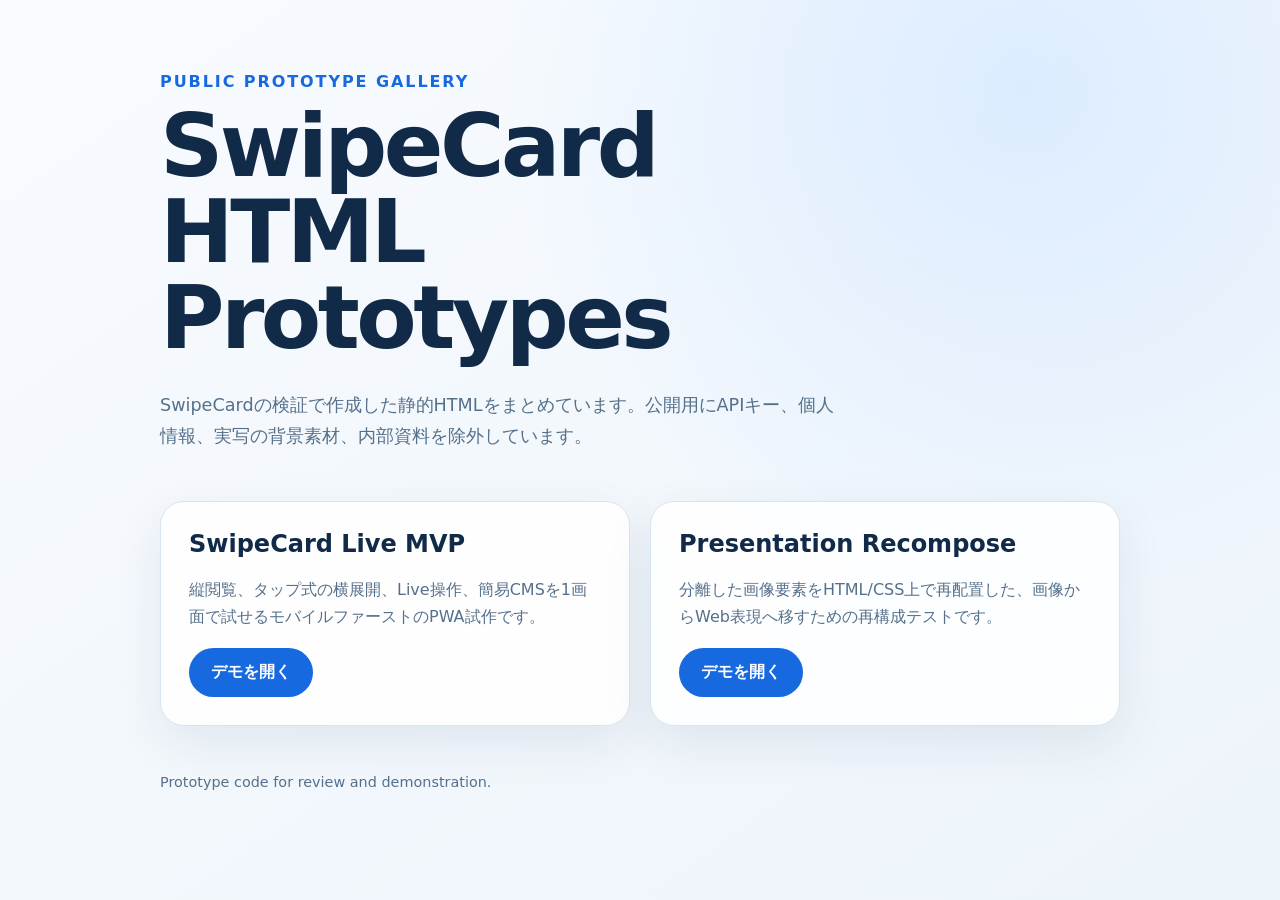
<file: index.html>
<!doctype html>
<html lang="ja">
<head>
  <meta charset="utf-8">
  <meta name="viewport" content="width=device-width, initial-scale=1">
  <meta name="description" content="SwipeCardで作成したHTMLプロトタイプの公開一覧です。">
  <title>SwipeCard HTML Prototypes</title>
  <style>
    :root {
      color-scheme: light;
      --ink: #102a47;
      --muted: #55708b;
      --line: #d8e4ee;
      --accent: #1769e0;
      --surface: rgba(255, 255, 255, .9);
    }
    * { box-sizing: border-box; }
    body {
      margin: 0;
      min-height: 100vh;
      font-family: system-ui, -apple-system, BlinkMacSystemFont, "Segoe UI", sans-serif;
      color: var(--ink);
      background:
        radial-gradient(circle at 80% 10%, #dcecff 0, transparent 32rem),
        linear-gradient(145deg, #f8fbff, #edf4fa);
    }
    main {
      width: min(960px, calc(100% - 32px));
      margin: 0 auto;
      padding: 72px 0;
    }
    .eyebrow {
      margin: 0 0 12px;
      color: var(--accent);
      font-weight: 800;
      letter-spacing: .12em;
      text-transform: uppercase;
    }
    h1 {
      max-width: 760px;
      margin: 0;
      font-size: clamp(2.4rem, 8vw, 5.5rem);
      line-height: .98;
      letter-spacing: -.04em;
    }
    .lead {
      max-width: 680px;
      margin: 28px 0 48px;
      color: var(--muted);
      font-size: 1.1rem;
      line-height: 1.8;
    }
    .grid {
      display: grid;
      grid-template-columns: repeat(auto-fit, minmax(270px, 1fr));
      gap: 20px;
    }
    article {
      display: grid;
      gap: 18px;
      padding: 28px;
      border: 1px solid var(--line);
      border-radius: 24px;
      background: var(--surface);
      box-shadow: 0 18px 50px rgba(16, 42, 71, .08);
    }
    article h2, article p { margin: 0; }
    article p { color: var(--muted); line-height: 1.7; }
    a {
      justify-self: start;
      padding: 14px 22px;
      border-radius: 999px;
      color: #fff;
      background: var(--accent);
      font-weight: 800;
      text-decoration: none;
    }
    a:hover, a:focus-visible { background: #0f54b8; }
    footer {
      margin-top: 48px;
      color: var(--muted);
      font-size: .9rem;
    }
  </style>
</head>
<body>
  <main>
    <p class="eyebrow">Public prototype gallery</p>
    <h1>SwipeCard HTML Prototypes</h1>
    <p class="lead">SwipeCardの検証で作成した静的HTMLをまとめています。公開用にAPIキー、個人情報、実写の背景素材、内部資料を除外しています。</p>
    <section class="grid" aria-label="HTMLプロトタイプ一覧">
      <article>
        <h2>SwipeCard Live MVP</h2>
        <p>縦閲覧、タップ式の横展開、Live操作、簡易CMSを1画面で試せるモバイルファーストのPWA試作です。</p>
        <a href="./demos/swipecard-live/">デモを開く</a>
      </article>
      <article>
        <h2>Presentation Recompose</h2>
        <p>分離した画像要素をHTML/CSS上で再配置した、画像からWeb表現へ移すための再構成テストです。</p>
        <a href="./demos/presen02-recompose/">デモを開く</a>
      </article>
    </section>
    <footer>Prototype code for review and demonstration.</footer>
  </main>
</body>
</html>
</file>
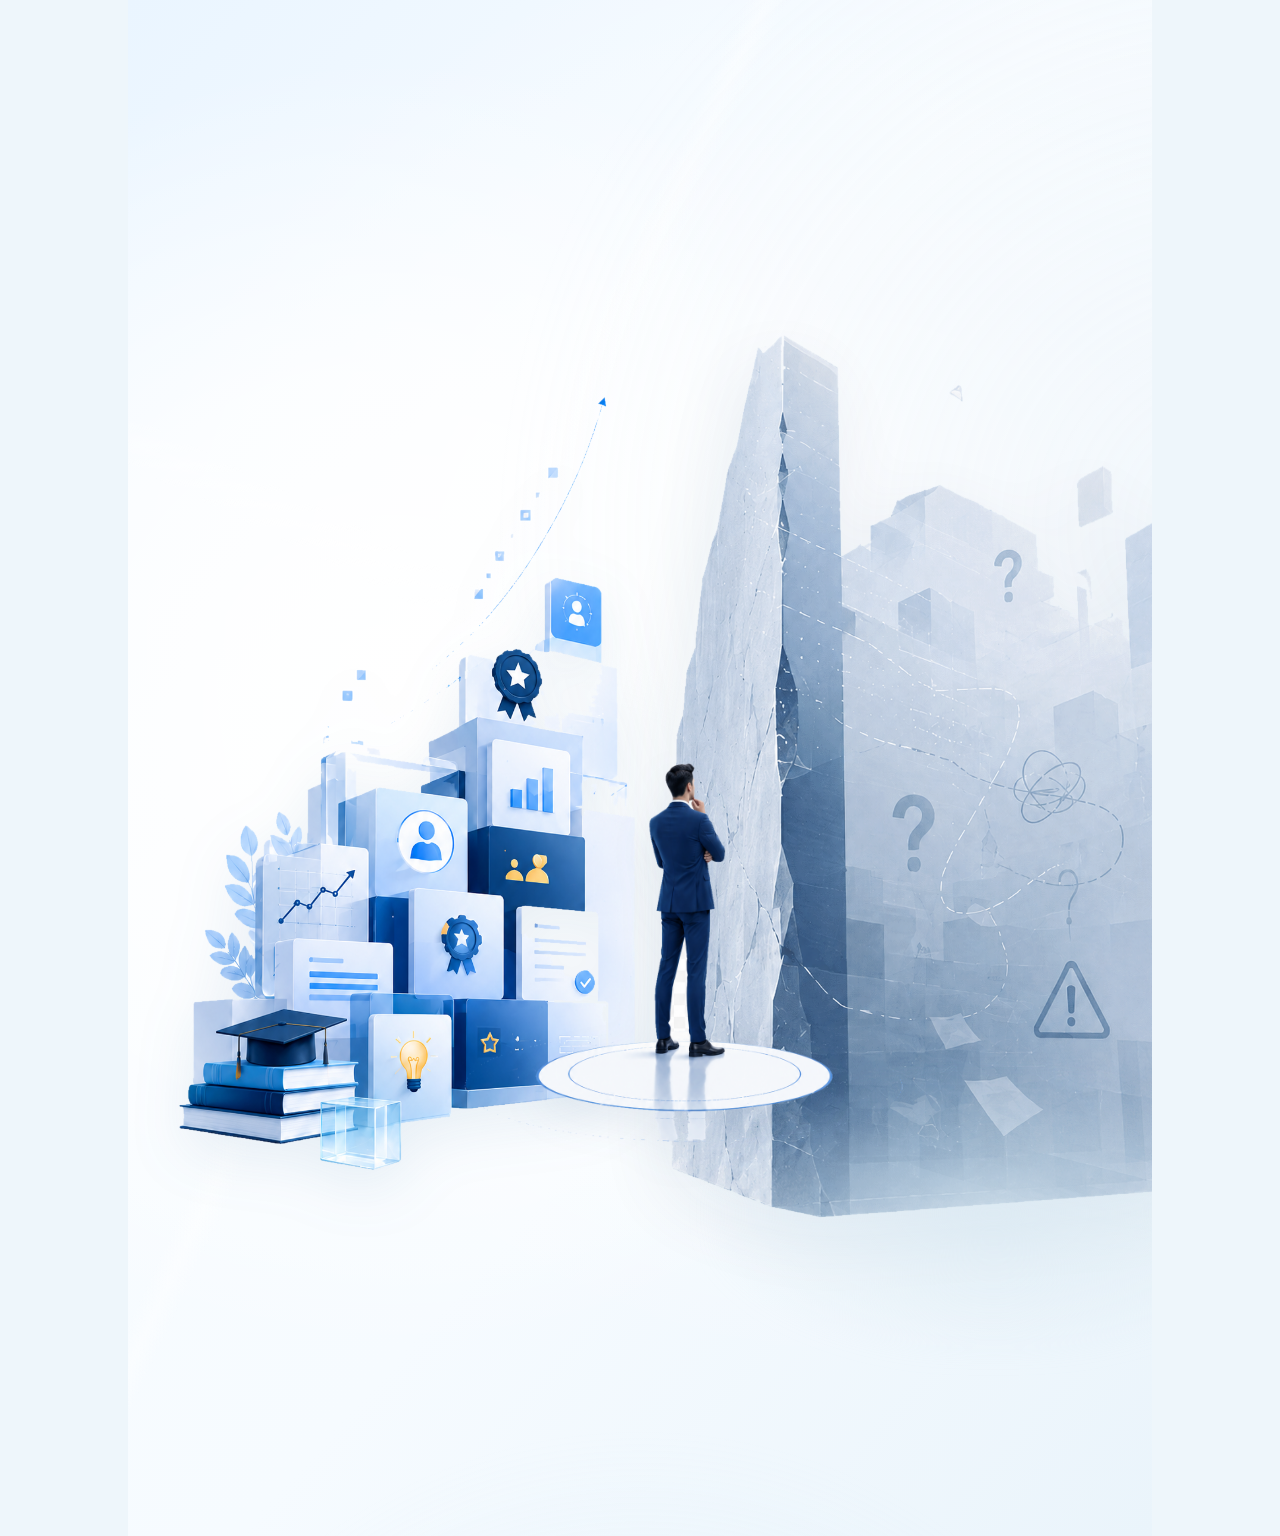
<file: demos/presen02-recompose/index.html>
<!doctype html>
<html lang="ja">
<head>
  <meta charset="utf-8" />
  <meta name="viewport" content="width=device-width, initial-scale=1" />
  <title>presen02 reconstructed layout</title>
  <style>
    :root {
      --bg-lightest: #f8fcff;
      --bg-blue: #edf7ff;
      --bg-shadow: #dbeaf6;
    }

    * { box-sizing: border-box; }

    body {
      margin: 0;
      min-height: 100vh;
      display: grid;
      place-items: center;
      background: #eef6fb;
      font-family: system-ui, -apple-system, BlinkMacSystemFont, "Segoe UI", sans-serif;
    }

    .stage {
      position: relative;
      width: min(100vw, 1024px);
      aspect-ratio: 2 / 3;
      overflow: hidden;
      background:
        radial-gradient(circle at 26% 46%, rgba(255,255,255,0.98) 0%, rgba(255,255,255,0.72) 30%, rgba(255,255,255,0) 58%),
        radial-gradient(circle at 70% 42%, rgba(255,255,255,0.92) 0%, rgba(255,255,255,0.42) 34%, rgba(255,255,255,0) 64%),
        linear-gradient(132deg, #eaf5ff 0%, var(--bg-lightest) 39%, #f6fbff 62%, #eaf4fb 100%);
      isolation: isolate;
    }

    .stage::before,
    .stage::after {
      content: "";
      position: absolute;
      inset: -8% -12%;
      pointer-events: none;
      z-index: 0;
      opacity: .52;
      background:
        radial-gradient(80% 60% at 50% 120%, rgba(216,235,249,.75) 0%, rgba(216,235,249,0) 55%),
        linear-gradient(115deg, transparent 0 38%, rgba(255,255,255,.75) 39%, transparent 40% 100%);
    }

    .stage::after {
      opacity: .38;
      transform: rotate(-8deg) scale(1.08);
      background:
        radial-gradient(100% 70% at 96% 42%, rgba(218,232,244,.68) 0%, rgba(218,232,244,0) 55%),
        linear-gradient(34deg, transparent 0 52%, rgba(255,255,255,.55) 53%, transparent 54% 100%);
    }

    .element {
      position: absolute;
      height: auto;
      object-fit: contain;
      pointer-events: none;
      user-select: none;
      z-index: 1;
    }

    .left-block {
      left: 4.5%;
      top: 25.5%;
      width: 45.5%;
      z-index: 2;
      filter: drop-shadow(0 18px 28px rgba(50, 106, 160, .10));
    }

    .person-ring {
      left: 32.5%;
      top: 49.5%;
      width: 43.5%;
      z-index: 4;
      filter: drop-shadow(0 15px 20px rgba(48, 92, 130, .08));
    }

    .right-block {
      right: -4.5%;
      top: 21.5%;
      width: 52%;
      z-index: 1;
      opacity: .92;
      filter: drop-shadow(-10px 22px 36px rgba(70, 103, 133, .10));
    }

    .mist {
      position: absolute;
      right: -12%;
      bottom: 12%;
      width: 55%;
      height: 18%;
      z-index: 3;
      background: radial-gradient(ellipse at center, rgba(216,232,242,.72) 0%, rgba(216,232,242,.38) 38%, rgba(216,232,242,0) 74%);
      filter: blur(14px);
      pointer-events: none;
    }

    @media (max-width: 700px) {
      .stage { width: 100vw; }
      .left-block { left: 2.5%; width: 48%; }
      .person-ring { left: 31%; width: 45%; }
      .right-block { right: -10%; width: 58%; }
    }
  </style>
</head>
<body>
  <main class="stage" aria-label="左ブロック、人と足元リング、右ブロックを再構成したビジュアル">
    <img class="element left-block" src="assets/left_block.png" alt="左側の成長ブロック" />
    <img class="element right-block" src="assets/right_block.png" alt="右側の課題ブロック" />
    <img class="element person-ring" src="assets/center_person_ring.png" alt="考え込む人物と足元リング" />
    <div class="mist" aria-hidden="true"></div>
  </main>
</body>
</html>
</file>
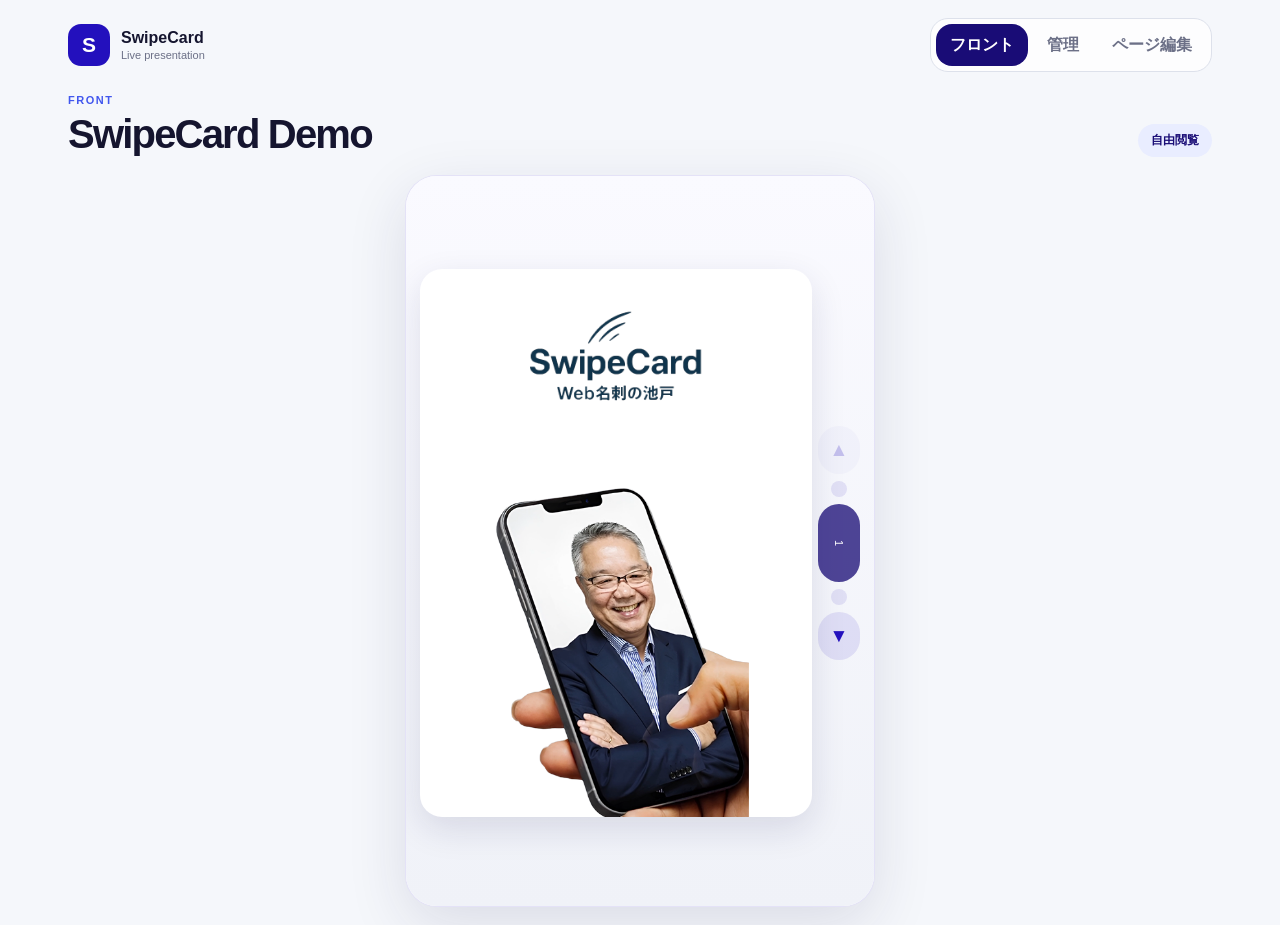
<file: demos/swipecard-live/index.html>
<!doctype html>
<html lang="ja">
<head>
    <meta charset="utf-8">
    <meta name="viewport" content="width=device-width, initial-scale=1, viewport-fit=cover">
    <meta name="theme-color" content="#1d1660">
    <title>SwipeCard Live</title>
    <meta name="description" content="対面プレゼン用SwipeCardの閲覧・Live操作・簡易CMSです。">
    <link rel="icon" type="image/png" href="assets/media/ikedo_keitai.png">
    <link rel="manifest" href="manifest.webmanifest">
    <link rel="stylesheet" href="index.css">
</head>
<body>
    <div class="app-shell">
        <header class="app-header">
            <a class="brand" href="./" aria-label="SwipeCard Live ホーム">
                <span class="brand-mark">S</span>
                <span>
                    <strong>SwipeCard</strong>
                    <small>Live presentation</small>
                </span>
            </a>
            <nav class="mode-tabs" aria-label="画面切り替え">
                <button class="mode-tab active" type="button" data-view="preview">フロント</button>
                <button class="mode-tab" type="button" data-view="admin">管理</button>
                <button class="mode-tab" type="button" data-view="editor">ページ編集</button>
            </nav>
        </header>

        <main>
            <section id="previewView" class="app-view">
                <div class="view-heading">
                    <div>
                        <p class="eyebrow">FRONT</p>
                        <h1 id="deckTitleLabel">SwipeCard Demo</h1>
                    </div>
                    <span id="liveStatusLabel" class="status-pill">自由閲覧</span>
                </div>
                <div class="front-stage">
                    <div id="deckViewport" class="deck-viewport" tabindex="0" aria-label="SwipeCardページ"></div>
                </div>
            </section>

            <section id="adminView" class="app-view" hidden>
                <div class="view-heading">
                    <div>
                        <p class="eyebrow">PRESENTER</p>
                        <h1>管理画面</h1>
                    </div>
                    <span id="adminLiveStatus" class="status-pill">待機中</span>
                </div>

                <div class="admin-layout">
                    <section class="surface admin-summary">
                        <div class="section-title-row">
                            <div>
                                <p class="section-kicker">現在のページ</p>
                                <h2 id="adminPageTitle">ページタイトル</h2>
                            </div>
                            <span id="adminPageLabel" class="page-badge">1</span>
                        </div>
                        <div id="adminPreview" class="admin-preview" aria-label="現在ページのサムネイル"></div>
                        <div class="live-actions">
                            <button id="startLiveButton" class="primary-action" type="button">Live開始</button>
                            <button id="endLiveButton" type="button">Live終了</button>
                        </div>
                    </section>

                    <section class="surface page-map-card">
                        <div class="section-title-row">
                            <div>
                                <p class="section-kicker">DECK MAP</p>
                                <h2>ページ構成</h2>
                            </div>
                            <span id="structureSummary" class="structure-summary">縦4 × 横2</span>
                        </div>
                        <p class="panel-help">縦がストーリーの本線、横が各ページの補足です。ページをタップすると表示を切り替えます。</p>
                        <div id="adminPageGrid" class="admin-page-grid"></div>
                    </section>

                    <section class="admin-footer-actions">
                        <button id="openEditorButton" class="primary-action large-action" type="button">ページ編集</button>
                        <button id="showQrButton" class="dark-action large-action" type="button">QRコード表示</button>
                    </section>
                </div>
            </section>

            <section id="editorView" class="app-view" hidden>
                <div class="view-heading">
                    <div>
                        <p class="eyebrow">EDITOR</p>
                        <h1>ページ編集</h1>
                    </div>
                    <button id="backToAdminButton" class="quiet-action" type="button">管理画面へ</button>
                </div>

                <div class="editor-layout">
                    <aside class="editor-sidebar">
                        <section class="surface structure-card">
                            <p class="section-kicker">DECK STRUCTURE</p>
                            <h2>ページ構成</h2>
                            <div class="structure-inputs">
                                <label>
                                    <span>縦</span>
                                    <input id="verticalRowsInput" type="number" min="1" max="12" inputmode="numeric">
                                    <span>行</span>
                                </label>
                                <label>
                                    <span>横</span>
                                    <input id="horizontalColumnsInput" type="number" min="1" max="6" inputmode="numeric">
                                    <span>列</span>
                                </label>
                            </div>
                            <label class="check-field edge-row-setting">
                                <input id="edgeRowsSingleInput" type="checkbox">
                                先頭・最終行は横展開なし
                            </label>
                            <button id="applyStructureButton" class="dark-action" type="button">構成を反映</button>
                            <p class="field-note">数を減らすと範囲外のページは削除されます。</p>
                        </section>

                        <section class="surface editor-preview-card">
                            <p class="section-kicker">PREVIEW</p>
                            <div id="editorPreview" class="editor-preview"></div>
                        </section>
                    </aside>

                    <section class="surface cms-card">
                        <div class="section-title-row">
                            <div>
                                <p class="section-kicker">LITE CMS</p>
                                <h2>ページ内容</h2>
                            </div>
                            <button id="resetDemoButton" class="quiet-action compact-action" type="button">初期状態へ</button>
                        </div>

                        <label>
                            編集ページ
                            <select id="cmsPageSelect"></select>
                        </label>

                        <div class="inline-fields">
                            <label>
                                縦位置
                                <input id="cmsGroupInput" type="number" min="1" readonly>
                            </label>
                            <label>
                                横位置
                                <input id="cmsColumnInput" type="number" min="1" readonly>
                            </label>
                        </div>

                        <label>
                            ページ比率
                            <select id="cmsAspectInput">
                                <option value="5:7">基本 5:7</option>
                                <option value="9:16">縦動画 9:16</option>
                            </select>
                        </label>

                        <label>
                            登録済み背景画像
                            <select id="cmsBackgroundSelect"></select>
                        </label>
                        <label>
                            背景画像URL
                            <input id="cmsBackgroundInput" type="text" placeholder="assets/backgrounds/page-01.webp">
                        </label>

                        <div class="text-field-block">
                            <div class="field-heading">
                                <label for="cmsTitleInput">title</label>
                                <label class="size-field">文字 <input id="cmsTitleSizeInput" type="number" min="18" max="180"> px</label>
                            </div>
                            <textarea id="cmsTitleInput" rows="2" placeholder="タイトル"></textarea>
                        </div>

                        <div class="text-field-block">
                            <div class="field-heading">
                                <label for="cmsBodyInput">body（本文）</label>
                                <label class="size-field">文字 <input id="cmsBodySizeInput" type="number" min="12" max="120"> px</label>
                            </div>
                            <textarea id="cmsBodyInput" rows="5" placeholder="本文"></textarea>
                        </div>

                        <div class="text-field-block">
                            <div class="field-heading">
                                <label for="cmsBandInput">band</label>
                                <label class="size-field">文字 <input id="cmsBandSizeInput" type="number" min="12" max="120"> px</label>
                            </div>
                            <textarea id="cmsBandInput" rows="3" placeholder="強調文"></textarea>
                        </div>

                        <div class="text-field-block">
                            <div class="field-heading">
                                <label for="cmsMemoInput">memo</label>
                                <label class="size-field">文字 <input id="cmsMemoSizeInput" type="number" min="12" max="120"> px</label>
                            </div>
                            <textarea id="cmsMemoInput" rows="3" placeholder="ページ下部のメモ"></textarea>
                        </div>

                        <fieldset class="cta-fieldset">
                            <legend>CTA（テキスト4枠とは別設定）</legend>
                            <label class="check-field">
                                <input id="cmsCtaEnabledInput" type="checkbox">
                                CTAを表示する
                            </label>
                            <div class="inline-fields">
                                <label>
                                    CTAラベル
                                    <input id="cmsCtaLabelInput" type="text">
                                </label>
                                <label>
                                    CTA URL
                                    <input id="cmsCtaUrlInput" type="url">
                                </label>
                            </div>
                        </fieldset>

                        <button id="saveCmsButton" class="primary-action save-action" type="button">このページを保存</button>
                    </section>
                </div>
            </section>
        </main>
    </div>

    <dialog id="qrDialog" class="qr-dialog">
        <button id="closeQrButton" class="dialog-close" type="button" aria-label="閉じる">×</button>
        <p class="section-kicker">SHARE</p>
        <h2>閲覧用QRコード</h2>
        <div id="qrCode" class="qr-code" aria-label="閲覧URLのQRコード"></div>
        <code id="viewerUrlText"></code>
    </dialog>

    <script src="vendor/qrcode-generator/qrcode.js"></script>
    <script src="main.js"></script>
</body>
</html>
</file>
<file: demos/swipecard-live/index.css>
:root {
    color-scheme: light;
    --canvas: #f5f7fb;
    --surface: #ffffff;
    --surface-soft: #f1f3f8;
    --preview: #fff4bd;
    --ink: #15152f;
    --muted: #6c7087;
    --line: #dde1eb;
    --indigo: #2310bd;
    --indigo-dark: #190c76;
    --blue: #4257ee;
    --blue-soft: #e9edff;
    --danger: #b42318;
    --shadow: 0 18px 60px rgba(31, 29, 85, 0.12);
    --radius-lg: 28px;
    --radius-md: 20px;
    font-family: -apple-system, BlinkMacSystemFont, "Hiragino Sans", "Hiragino Kaku Gothic ProN", "Noto Sans JP", sans-serif;
}

* {
    box-sizing: border-box;
}

html,
body {
    margin: 0;
    min-height: 100%;
    background: var(--canvas);
    color: var(--ink);
}

body {
    min-width: 320px;
}

button,
input,
textarea,
select {
    font: inherit;
}

button {
    border: 0;
    border-radius: 16px;
    min-height: 48px;
    padding: 12px 18px;
    background: #e9ecf3;
    color: var(--ink);
    font-weight: 800;
    cursor: pointer;
}

button:active {
    transform: translateY(1px);
}

button:focus-visible,
input:focus-visible,
textarea:focus-visible,
select:focus-visible,
a:focus-visible {
    outline: 3px solid rgba(66, 87, 238, 0.32);
    outline-offset: 2px;
}

h1,
h2,
h3,
p {
    margin-top: 0;
}

.app-shell {
    width: min(1180px, 100%);
    margin: 0 auto;
    padding: 18px;
}

.app-header {
    display: flex;
    align-items: center;
    justify-content: space-between;
    gap: 20px;
    margin-bottom: 22px;
}

.brand {
    display: inline-flex;
    align-items: center;
    gap: 11px;
    color: var(--ink);
    text-decoration: none;
}

.brand-mark {
    display: grid;
    width: 42px;
    aspect-ratio: 1;
    place-items: center;
    border-radius: 13px;
    background: var(--indigo);
    color: #fff;
    font-size: 21px;
    font-weight: 900;
}

.brand strong,
.brand small {
    display: block;
}

.brand small {
    margin-top: 2px;
    color: var(--muted);
    font-size: 11px;
}

.mode-tabs {
    display: flex;
    gap: 5px;
    padding: 5px;
    border: 1px solid var(--line);
    border-radius: 18px;
    background: rgba(255, 255, 255, 0.82);
}

.mode-tab {
    min-height: 42px;
    padding: 9px 14px;
    background: transparent;
    color: var(--muted);
}

.mode-tab.active {
    background: var(--indigo-dark);
    color: #fff;
}

.app-view[hidden] {
    display: none;
}

.view-heading {
    display: flex;
    align-items: end;
    justify-content: space-between;
    gap: 18px;
    margin-bottom: 18px;
}

.view-heading h1 {
    margin-bottom: 0;
    font-size: clamp(26px, 4vw, 40px);
    letter-spacing: -0.045em;
}

.eyebrow,
.section-kicker {
    margin-bottom: 6px;
    color: var(--blue);
    font-size: 11px;
    font-weight: 900;
    letter-spacing: 0.14em;
}

.status-pill,
.page-badge,
.structure-summary {
    flex: 0 0 auto;
    border-radius: 999px;
    padding: 8px 13px;
    background: var(--blue-soft);
    color: var(--indigo-dark);
    font-size: 12px;
    font-weight: 900;
}

.status-pill.live {
    background: #dc2626;
    color: #fff;
}

.front-stage {
    width: min(470px, 100%);
    margin: 0 auto;
    overflow: hidden;
    border: 1px solid rgba(35, 16, 189, 0.12);
    border-radius: 32px;
    background: #fff;
    box-shadow: var(--shadow);
}

.deck-viewport {
    height: min(790px, calc(100svh - 170px));
    min-height: 600px;
    overflow-y: auto;
    scroll-snap-type: y mandatory;
    scroll-behavior: smooth;
    overscroll-behavior-y: contain;
    background: linear-gradient(180deg, #fafaff, #f0f2f8);
}

.deck-viewport::-webkit-scrollbar {
    display: none;
}

.deck-row {
    display: grid;
    min-height: 100%;
    padding: 22px 14px 18px;
    scroll-snap-align: start;
    scroll-snap-stop: always;
    touch-action: pan-y;
}

.deck-row.horizontal-detail {
    touch-action: none;
}

.page-layout {
    position: relative;
    display: grid;
    align-content: center;
    min-width: 0;
    padding-right: 48px;
}

.page-layout.no-vertical {
    padding-right: 0;
}

.deck-card {
    position: relative;
    width: 100%;
    aspect-ratio: 5 / 7;
    overflow: hidden;
    border-radius: 22px;
    background:
        radial-gradient(circle at 84% 14%, rgba(255,255,255,.82), transparent 34%),
        var(--preview);
    background-position: center;
    background-size: cover;
    box-shadow: 0 12px 35px rgba(28, 21, 82, 0.12);
}

.deck-card.aspect-9-16 {
    aspect-ratio: 9 / 16;
}

.deck-card.has-bg::before {
    content: "";
    position: absolute;
    inset: 0;
    background: linear-gradient(180deg, rgba(255,255,255,.08), rgba(10,13,42,.08));
    pointer-events: none;
}

.deck-copy {
    position: absolute;
    z-index: 1;
    inset: 0;
    display: flex;
    flex-direction: column;
    align-items: center;
    padding: 9% 7% 7%;
    text-align: center;
}

.deck-title {
    max-width: 94%;
    margin: 0 0 5%;
    color: #142b4a;
    font-weight: 900;
    line-height: 1.06;
    letter-spacing: -0.055em;
    white-space: pre-line;
}

.deck-body {
    max-width: 92%;
    margin: 0 0 5%;
    color: #32445b;
    font-weight: 700;
    line-height: 1.52;
    white-space: pre-line;
}

.deck-band {
    max-width: 94%;
    margin: 0;
    color: #172e4d;
    font-weight: 900;
    line-height: 1.34;
    white-space: pre-line;
}

.cta-link {
    display: inline-grid;
    min-height: 40px;
    margin-top: 4%;
    padding: 0 24px;
    place-items: center;
    border-radius: 999px;
    background: var(--blue);
    color: #fff;
    font-weight: 900;
    text-decoration: none;
    box-shadow: 0 10px 24px rgba(66, 87, 238, 0.28);
}

.deck-memo {
    width: 94%;
    margin-top: auto;
    border-radius: 18px;
    padding: 4% 5%;
    background: rgba(25, 12, 118, 0.94);
    color: #fff;
    font-weight: 900;
    line-height: 1.35;
    white-space: pre-line;
}

.hero-media-page,
.contact-page {
    background: #fff;
}

.hero-media-inner {
    position: absolute;
    inset: 0;
    display: flex;
    flex-direction: column;
    align-items: center;
    padding: 8% 6% 0;
}

.special-page-logo {
    display: block;
    width: min(62%, 210px);
    height: auto;
    object-fit: contain;
}

.hero-person-image {
    width: 96%;
    height: auto;
    margin-top: auto;
    object-fit: contain;
}

.contact-page-inner {
    position: absolute;
    inset: 0;
    display: flex;
    flex-direction: column;
    align-items: center;
    justify-content: center;
    gap: 4%;
    padding: 8% 7%;
    text-align: center;
}

.contact-page-inner h2 {
    margin: 0;
    color: #111;
    font-size: 21px;
    line-height: 1.5;
    letter-spacing: -0.03em;
}

.contact-page-inner > p {
    margin: 0;
    color: #4b5563;
    font-size: 13px;
    line-height: 1.75;
}

.contact-actions {
    display: grid;
    width: 90%;
    gap: 9px;
}

.contact-actions a {
    display: grid;
    min-height: 42px;
    place-items: center;
    border: 2px solid var(--blue);
    border-radius: 999px;
    font-size: 14px;
    font-weight: 800;
    text-decoration: none;
}

.contact-primary {
    background: var(--blue);
    color: #fff;
}

.contact-secondary {
    background: #fff;
    color: var(--blue);
}

.contact-socials {
    display: flex;
    justify-content: center;
    gap: 7px;
    width: 100%;
}

.contact-social {
    display: grid;
    width: 36px;
    height: 36px;
    min-height: 36px;
    padding: 7px;
    place-items: center;
    border-radius: 50%;
    background: #fff;
    box-shadow: 0 5px 16px rgba(15, 23, 42, 0.14);
}

.contact-social img {
    display: block;
    width: 100%;
    max-height: 100%;
    object-fit: contain;
}

.contact-qr-button {
    border: 0;
    cursor: pointer;
}

.vertical-nav {
    position: absolute;
    top: 50%;
    right: 0;
    display: grid;
    gap: 7px;
    justify-items: center;
    transform: translateY(-50%);
}

.nav-arrow,
.nav-current,
.nav-dot {
    display: grid;
    place-items: center;
    min-width: 0;
    padding: 0;
    border-radius: 999px;
}

.nav-arrow {
    width: 42px;
    height: 42px;
    background: rgba(35, 16, 189, 0.1);
    color: var(--indigo);
    font-size: 19px;
}

.nav-arrow:disabled {
    opacity: 0.24;
    cursor: default;
}

.nav-current {
    width: 42px;
    min-height: 78px;
    padding: 8px 4px;
    background: rgba(25, 12, 118, 0.76);
    color: #fff;
    font-size: 11px;
    writing-mode: vertical-rl;
}

.horizontal-nav {
    display: flex;
    align-items: center;
    justify-content: center;
    gap: 8px;
    min-height: 50px;
    margin-top: 10px;
}

.horizontal-nav .nav-arrow {
    width: 44px;
    height: 44px;
}

.horizontal-nav .nav-current {
    width: 88px;
    min-height: 40px;
    writing-mode: horizontal-tb;
}

.nav-dot {
    width: 16px;
    height: 16px;
    background: rgba(35, 16, 189, 0.1);
}

.surface {
    border: 1px solid var(--line);
    border-radius: var(--radius-lg);
    background: var(--surface);
    box-shadow: 0 12px 42px rgba(31, 29, 85, 0.07);
}

.admin-layout {
    display: grid;
    grid-template-columns: minmax(280px, 0.9fr) minmax(360px, 1.1fr);
    gap: 18px;
    align-items: start;
}

.admin-summary,
.page-map-card,
.structure-card,
.editor-preview-card,
.cms-card {
    padding: 22px;
}

.section-title-row {
    display: flex;
    align-items: start;
    justify-content: space-between;
    gap: 14px;
}

.section-title-row h2,
.structure-card h2 {
    margin-bottom: 0;
    font-size: 22px;
    letter-spacing: -0.035em;
}

.admin-preview,
.editor-preview {
    position: relative;
    display: grid;
    width: min(300px, 100%);
    aspect-ratio: 5 / 7;
    margin: 20px auto;
    overflow: hidden;
    place-items: center;
    border-radius: 22px;
    background: var(--preview);
    background-position: center;
    background-size: cover;
    box-shadow: inset 0 0 0 1px rgba(23, 20, 56, 0.08);
}

.admin-preview.aspect-9-16,
.editor-preview.aspect-9-16 {
    aspect-ratio: 9 / 16;
}

.mini-copy {
    position: absolute;
    inset: 0;
    display: flex;
    flex-direction: column;
    align-items: center;
    padding: 11% 8%;
    text-align: center;
}

.mini-copy strong {
    color: #142b4a;
    font-size: 22px;
    line-height: 1.12;
    white-space: pre-line;
}

.mini-copy span {
    margin-top: auto;
    border-radius: 14px;
    padding: 12px;
    background: rgba(25, 12, 118, 0.88);
    color: #fff;
    font-size: 12px;
    font-weight: 800;
    white-space: pre-line;
}

.mini-special-page {
    position: absolute;
    inset: 0;
    display: flex;
    flex-direction: column;
    align-items: center;
    padding: 9% 7% 0;
}

.mini-special-page > img:first-child {
    width: 62%;
    height: auto;
}

.mini-special-page .mini-person {
    width: 96%;
    margin-top: auto;
}

.mini-contact {
    justify-content: center;
    gap: 12%;
    padding-bottom: 9%;
}

.mini-contact strong {
    font-size: 17px;
    line-height: 1.5;
}

.mini-contact span {
    width: 88%;
    border-radius: 999px;
    padding: 11px;
    background: var(--blue);
    color: #fff;
    font-size: 12px;
    font-weight: 800;
}

.live-actions,
.admin-footer-actions {
    display: grid;
    grid-template-columns: repeat(2, minmax(0, 1fr));
    gap: 10px;
}

.primary-action {
    background: var(--blue);
    color: #fff;
}

.dark-action {
    background: var(--indigo);
    color: #fff;
}

.large-action {
    min-height: 62px;
    font-size: 17px;
}

.quiet-action {
    background: #eef0f5;
    color: var(--muted);
}

.compact-action {
    min-height: 38px;
    padding: 8px 12px;
    font-size: 12px;
}

.panel-help,
.field-note {
    color: var(--muted);
    font-size: 13px;
    line-height: 1.65;
}

.page-map-card {
    min-width: 0;
}

.admin-page-grid {
    display: grid;
    gap: 10px;
    margin-top: 18px;
    overflow-x: auto;
}

.page-map-row {
    display: grid;
    grid-template-columns: repeat(var(--row-columns, 1), minmax(82px, 1fr));
    gap: 10px;
}

.page-map-button {
    display: grid;
    min-height: 82px;
    align-content: space-between;
    gap: 10px;
    padding: 13px;
    border: 1px solid transparent;
    background: #eef0f5;
    text-align: left;
}

.page-map-button small {
    color: var(--muted);
    font-size: 10px;
}

.page-map-button.active {
    border-color: rgba(66, 87, 238, 0.45);
    background: var(--blue);
    color: #fff;
}

.page-map-button.active small {
    color: #e8ebff;
}

.admin-footer-actions {
    grid-column: 1 / -1;
}

.editor-layout {
    display: grid;
    grid-template-columns: minmax(260px, 0.72fr) minmax(440px, 1.28fr);
    gap: 18px;
    align-items: start;
}

.editor-sidebar {
    display: grid;
    gap: 18px;
}

.structure-inputs {
    display: grid;
    grid-template-columns: 1fr 1fr;
    gap: 10px;
    margin: 18px 0 12px;
}

.edge-row-setting {
    margin: 0 0 14px;
    padding: 11px 12px;
    border-radius: 14px;
    background: var(--blue-soft);
}

.structure-inputs label {
    display: grid;
    grid-template-columns: auto minmax(48px, 1fr) auto;
    align-items: center;
    gap: 8px;
    margin: 0;
    padding: 11px;
    border-radius: 16px;
    background: var(--surface-soft);
    color: var(--ink);
    font-size: 16px;
}

.structure-inputs input {
    padding: 9px 6px;
    text-align: center;
}

.cms-card > label,
.text-field-block,
.cta-fieldset {
    margin-top: 16px;
}

label {
    display: grid;
    gap: 7px;
    color: var(--muted);
    font-size: 12px;
    font-weight: 900;
}

input,
textarea,
select {
    width: 100%;
    border: 1px solid var(--line);
    border-radius: 13px;
    padding: 12px 13px;
    background: #fff;
    color: var(--ink);
}

input[readonly] {
    background: #f4f5f8;
    color: var(--muted);
}

textarea {
    resize: vertical;
    line-height: 1.55;
}

.inline-fields {
    display: grid;
    grid-template-columns: 1fr 1fr;
    gap: 12px;
    margin-top: 16px;
}

.text-field-block {
    padding: 14px;
    border: 1px solid var(--line);
    border-radius: 18px;
    background: #fafbfe;
}

.field-heading {
    display: flex;
    align-items: center;
    justify-content: space-between;
    gap: 12px;
    margin-bottom: 8px;
}

.field-heading > label {
    color: var(--ink);
    font-size: 13px;
}

.size-field {
    display: flex;
    grid-template-columns: none;
    align-items: center;
    gap: 6px;
    white-space: nowrap;
}

.size-field input {
    width: 70px;
    padding: 8px;
    text-align: center;
}

.cta-fieldset {
    border: 1px solid var(--line);
    border-radius: 18px;
    padding: 14px;
}

.cta-fieldset legend {
    padding: 0 7px;
    color: var(--ink);
    font-size: 13px;
    font-weight: 900;
}

.check-field {
    display: flex;
    grid-template-columns: none;
    align-items: center;
    gap: 9px;
    color: var(--ink);
}

.check-field input {
    width: auto;
}

.save-action {
    width: 100%;
    min-height: 58px;
    margin-top: 18px;
}

.qr-dialog {
    width: min(400px, calc(100% - 32px));
    border: 0;
    border-radius: 26px;
    padding: 28px;
    text-align: center;
    box-shadow: 0 26px 90px rgba(15, 12, 70, 0.32);
}

.qr-dialog::backdrop {
    background: rgba(15, 14, 42, 0.62);
}

.dialog-close {
    position: absolute;
    top: 10px;
    right: 10px;
    width: 40px;
    min-height: 40px;
    padding: 0;
}

.qr-code {
    display: grid;
    min-height: 220px;
    margin: 20px 0;
    place-items: center;
}

.qr-code img {
    width: 220px;
    height: 220px;
}

code {
    display: block;
    overflow-wrap: anywhere;
    border-radius: 12px;
    padding: 12px;
    background: #f1f3f7;
    color: #3a3e54;
    font-size: 11px;
}

@media (max-width: 820px) {
    .admin-layout,
    .editor-layout {
        grid-template-columns: 1fr;
    }

    .admin-footer-actions {
        grid-column: auto;
    }

    .editor-preview-card {
        display: none;
    }
}

@media (max-width: 560px) {
    .app-shell {
        padding: 12px;
    }

    .app-header {
        display: grid;
        gap: 12px;
    }

    .mode-tabs {
        display: grid;
        grid-template-columns: repeat(3, 1fr);
    }

    .mode-tab {
        min-width: 0;
        padding-inline: 8px;
        font-size: 12px;
    }

    .brand small {
        display: none;
    }

    .view-heading {
        align-items: center;
    }

    .view-heading h1 {
        font-size: 27px;
    }

    .front-stage {
        border-radius: 24px;
    }

    .deck-viewport {
        height: calc(100svh - 168px);
        min-height: 560px;
    }

    .deck-row {
        padding: 14px 10px 10px;
    }

    .page-layout {
        padding-right: 44px;
    }

    .nav-arrow,
    .nav-current {
        width: 39px;
    }

    .admin-summary,
    .page-map-card,
    .structure-card,
    .cms-card {
        padding: 17px;
        border-radius: 22px;
    }

    .admin-page-grid {
        min-width: 0;
    }

    .page-map-row {
        grid-template-columns: repeat(var(--row-columns, 1), minmax(82px, 1fr));
    }

    .admin-footer-actions,
    .live-actions {
        grid-template-columns: 1fr 1fr;
    }

    .inline-fields {
        grid-template-columns: 1fr;
    }

    .field-heading {
        align-items: end;
    }
}

@media (max-width: 390px) {
    .app-shell {
        padding-inline: 9px;
    }

    .deck-title {
        max-width: 98%;
    }

    .deck-copy {
        padding-inline: 6%;
    }
}
</file>
